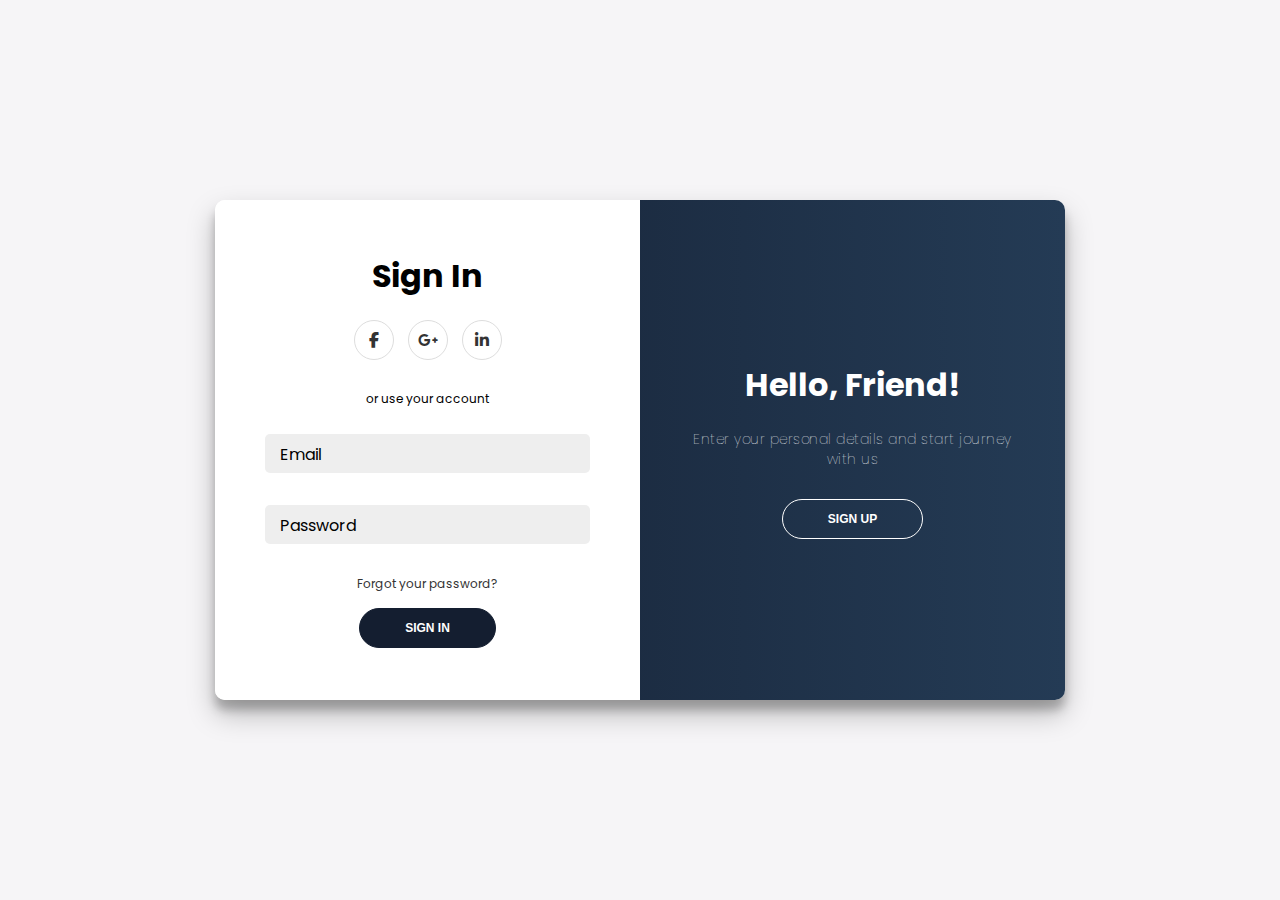
<file: login.html>
<!DOCTYPE html>
<html lang="en">
<head>
    <meta charset="UTF-8">
    <meta http-equiv="X-UA-Compatible" content="IE=edge">
    <meta name="viewport" content="width=device-width, initial-scale=1.0">
    <title>Sign In / Sign Up Form</title>
    <!-- Font Awesome -->
    <link rel="stylesheet" href="https://cdnjs.cloudflare.com/ajax/libs/font-awesome/6.1.1/css/all.min.css">
    <!-- Google Fonts -->
    <link href="https://fonts.googleapis.com/css2?family=Poppins:wght@100;200;300;400;500;600;700;800;900&display=swap" rel="stylesheet">
    <style>
        /* Your existing CSS remains the same */
        * {
            padding: 0;
            margin: 0;
            box-sizing: border-box;
        }
        
        :root {
            --linear-grad: linear-gradient(to right, #141E30, #243B55);
            --grad-clr1: #141E30;
            --grad-clr2: #243B55;
            --white: #fff;
            --light-gray: #f6f5f7;
            --dark-gray: #333;
            --gray: #ddd;
            --light-blue: #eee;
        }
        
        body {
            height: 100vh;
            background: var(--light-gray);
            display: grid;
            place-content: center;
            font-family: 'Poppins', sans-serif;
        }
        
        .container {
            position: relative;
            width: 850px;
            height: 500px;
            background-color: var(--white);
            box-shadow: 0 14px 28px rgba(0, 0, 0, 0.25), 0 10px 10px rgba(0, 0, 0, 0.22);
            border-radius: 10px;
            overflow: hidden;
        }
        
        .form-container {
            position: absolute;
            top: 0;
            height: 100%;
            transition: all 0.6s ease-in-out;
        }
        
        .sign-in-container {
            left: 0;
            width: 50%;
            z-index: 2;
        }
        
        .sign-up-container {
            left: 0;
            width: 50%;
            opacity: 0;
            z-index: 1;
        }
        
        .overlay-container {
            position: absolute;
            top: 0;
            left: 50%;
            width: 50%;
            height: 100%;
            overflow: hidden;
            transition: transform 0.6s ease-in-out;
            z-index: 100;
        }
        
        .overlay {
            background: var(--linear-grad);
            color: var(--white);
            position: relative;
            left: -100%;
            height: 100%;
            width: 200%;
            transform: translateX(0);
            transition: transform 0.6s ease-in-out;
        }
        
        .overlay-panel {
            position: absolute;
            top: 0;
            display: flex;
            flex-direction: column;
            justify-content: center;
            align-items: center;
            padding: 0 40px;
            height: 100%;
            width: 50%;
            text-align: center;
            transform: translateX(0);
            transition: transform 0.6s ease-in-out;
        }
        
        .overlay-left {
            transform: translateX(-20%);
        }
        
        .overlay-right {
            right: 0;
            transform: translateX(0);
        }
        
        h1 {
            font-weight: bold;
            margin: 0;
        }
        
        p {
            font-size: 14px;
            font-weight: 100;
            line-height: 20px;
            letter-spacing: 0.5px;
            margin: 20px 0 30px;
        }
        
        button {
            border-radius: 20px;
            border: 1px solid var(--grad-clr1);
            background: var(--grad-clr1);
            color: var(--white);
            font-size: 12px;
            font-weight: bold;
            padding: 12px 45px;
            text-transform: uppercase;
            cursor: pointer;
            transition: all 0.3s ease;
        }
        
        button:active {
            transform: scale(0.95);
        }
        
        button.outline {
            background: transparent;
            border-color: var(--white);
        }
        
        button.outline:hover {
            background: var(--white);
            color: var(--grad-clr1);
        }
        
        button:hover {
            background: var(--grad-clr2);
            border-color: var(--grad-clr2);
        }
        
        form {
            background-color: var(--white);
            display: flex;
            flex-direction: column;
            justify-content: center;
            align-items: center;
            padding: 0 50px;
            height: 100%;
            text-align: center;
        }
        
        .social-container {
            margin: 20px 0;
        }
        
        .social-container a {
            border: 1px solid var(--gray);
            border-radius: 50%;
            display: inline-flex;
            justify-content: center;
            align-items: center;
            margin: 0 5px;
            height: 40px;
            width: 40px;
            color: var(--dark-gray);
            text-decoration: none;
            transition: all 0.3s ease;
        }
        
        .social-container a:hover {
            background-color: var(--gray);
        }
        
        span {
            font-size: 12px;
            margin: 10px 0;
        }
        
        .infield {
            position: relative;
            margin: 8px 0;
            width: 100%;
        }
        
        .infield input {
            background-color: var(--light-blue);
            border: none;
            padding: 12px 15px;
            margin: 8px 0;
            width: 100%;
            border-radius: 5px;
        }
        
        .infield label {
            position: absolute;
            left: 15px;
            top: 50%;
            transform: translateY(-50%);
            pointer-events: none;
            transition: 0.3s ease all;
        }
        
        .infield input:focus ~ label,
        .infield input:not(:placeholder-shown) ~ label {
            top: 0;
            font-size: 12px;
            color: var(--dark-gray);
        }
        
        .forgot {
            color: var(--dark-gray);
            font-size: 12px;
            text-decoration: none;
            margin: 15px 0;
        }
        
        /* Animation classes */
        .container.right-panel-active .sign-in-container {
            transform: translateX(100%);
        }
        
        .container.right-panel-active .sign-up-container {
            transform: translateX(100%);
            opacity: 1;
            z-index: 5;
        }
        
        .container.right-panel-active .overlay-container {
            transform: translateX(-100%);
        }
        
        .container.right-panel-active .overlay {
            transform: translateX(50%);
        }
        
        .container.right-panel-active .overlay-left {
            transform: translateX(0);
        }
        
        .container.right-panel-active .overlay-right {
            transform: translateX(20%);
        }
    </style>
</head>
<body>
    <div class="container" id="container">
        <!-- Sign Up Form -->
        <div class="form-container sign-up-container">
            <form action="#" method="POST" id="signupForm">
                <h1>Create Account</h1>
                <div class="social-container">
                    <a href="#" class="social" aria-label="Facebook"><i class="fab fa-facebook-f"></i></a>
                    <a href="#" class="social" aria-label="Google"><i class="fab fa-google-plus-g"></i></a>
                    <a href="#" class="social" aria-label="LinkedIn"><i class="fab fa-linkedin-in"></i></a>
                </div>
                <span>or use your email for registration</span>
                <div class="infield">
                    <input type="text" placeholder="" id="name" required>
                    <label for="name">Name</label>
                </div>
                <div class="infield">
                    <input type="email" placeholder="" id="email" required>
                    <label for="email">Email</label>
                </div>
                <div class="infield">
                    <input type="password" placeholder="" id="password" required>
                    <label for="password">Password</label>
                </div>
                <button type="submit">Sign Up</button>
            </form>
        </div>

        <!-- Sign In Form -->
        <div class="form-container sign-in-container">
            <form action="#" method="POST" id="signinForm">
                <h1>Sign In</h1>
                <div class="social-container">
                    <a href="#" class="social" aria-label="Facebook"><i class="fab fa-facebook-f"></i></a>
                    <a href="#" class="social" aria-label="Google"><i class="fab fa-google-plus-g"></i></a>
                    <a href="#" class="social" aria-label="LinkedIn"><i class="fab fa-linkedin-in"></i></a>
                </div>
                <span>or use your account</span>
                <div class="infield">
                    <input type="email" placeholder="" id="signin-email" required>
                    <label for="signin-email">Email</label>
                </div>
                <div class="infield">
                    <input type="password" placeholder="" id="signin-password" required>
                    <label for="signin-password">Password</label>
                </div>
                <a href="#" class="forgot">Forgot your password?</a>
                <button type="submit">Sign In</button>
            </form>
        </div>

        <!-- Overlay -->
        <div class="overlay-container">
            <div class="overlay">
                <div class="overlay-panel overlay-left">
                    <h1>Welcome Back!</h1>
                    <p>To keep connected with us please login with your personal info</p>
                    <button class="outline" id="signIn">Sign In</button>
                </div>
                <div class="overlay-panel overlay-right">
                    <h1>Hello, Friend!</h1>
                    <p>Enter your personal details and start journey with us</p>
                    <button class="outline" id="signUp">Sign Up</button>
                </div>
            </div>
        </div>
    </div>

    <script>
        // User database management
        const userDB = {
            getUsers: () => {
                const users = localStorage.getItem('users');
                return users ? JSON.parse(users) : [];
            },
            
            saveUsers: (users) => {
                localStorage.setItem('users', JSON.stringify(users));
            },
            
            authenticate: (email, password) => {
                const users = userDB.getUsers();
                return users.find(user => user.email === email && user.password === password);
            }
        };

        // Form submission handling
        document.addEventListener('DOMContentLoaded', () => {
            const signInForm = document.getElementById('signinForm');
            const signUpForm = document.getElementById('signupForm');
            const container = document.getElementById('container');
            
            // Sign in form submission
            signInForm.addEventListener('submit', (e) => {
                e.preventDefault();
                const email = document.getElementById('signin-email').value;
                const password = document.getElementById('signin-password').value;
                
                const user = userDB.authenticate(email, password);
                
                if (user) {
                    // Store current user in localStorage
                    localStorage.setItem('current_user', JSON.stringify(user));
                    
                    // Redirect to IMDb page
                    window.location.href = 'index.html';
                } else {
                    alert('Invalid credentials!');
                }
            });
            
            // Sign up form submission
            signUpForm.addEventListener('submit', (e) => {
                e.preventDefault();
                const name = document.getElementById('name').value;
                const email = document.getElementById('email').value;
                const password = document.getElementById('password').value;
                
                const users = userDB.getUsers();
                
                // Check if user already exists
                if (users.some(u => u.email === email)) {
                    alert('User already exists!');
                    return;
                }
                
                // Add new user
                users.push({ name, email, password });
                userDB.saveUsers(users);
                
                alert('Account created successfully! Please sign in.');
                container.classList.remove('right-panel-active');
            });

            // Toggle between sign in and sign up forms
            document.getElementById('signIn').addEventListener('click', () => {
                container.classList.remove('right-panel-active');
            });

            document.getElementById('signUp').addEventListener('click', () => {
                container.classList.add('right-panel-active');
            });
        });
    </script>
</body>
</html>
</file>
